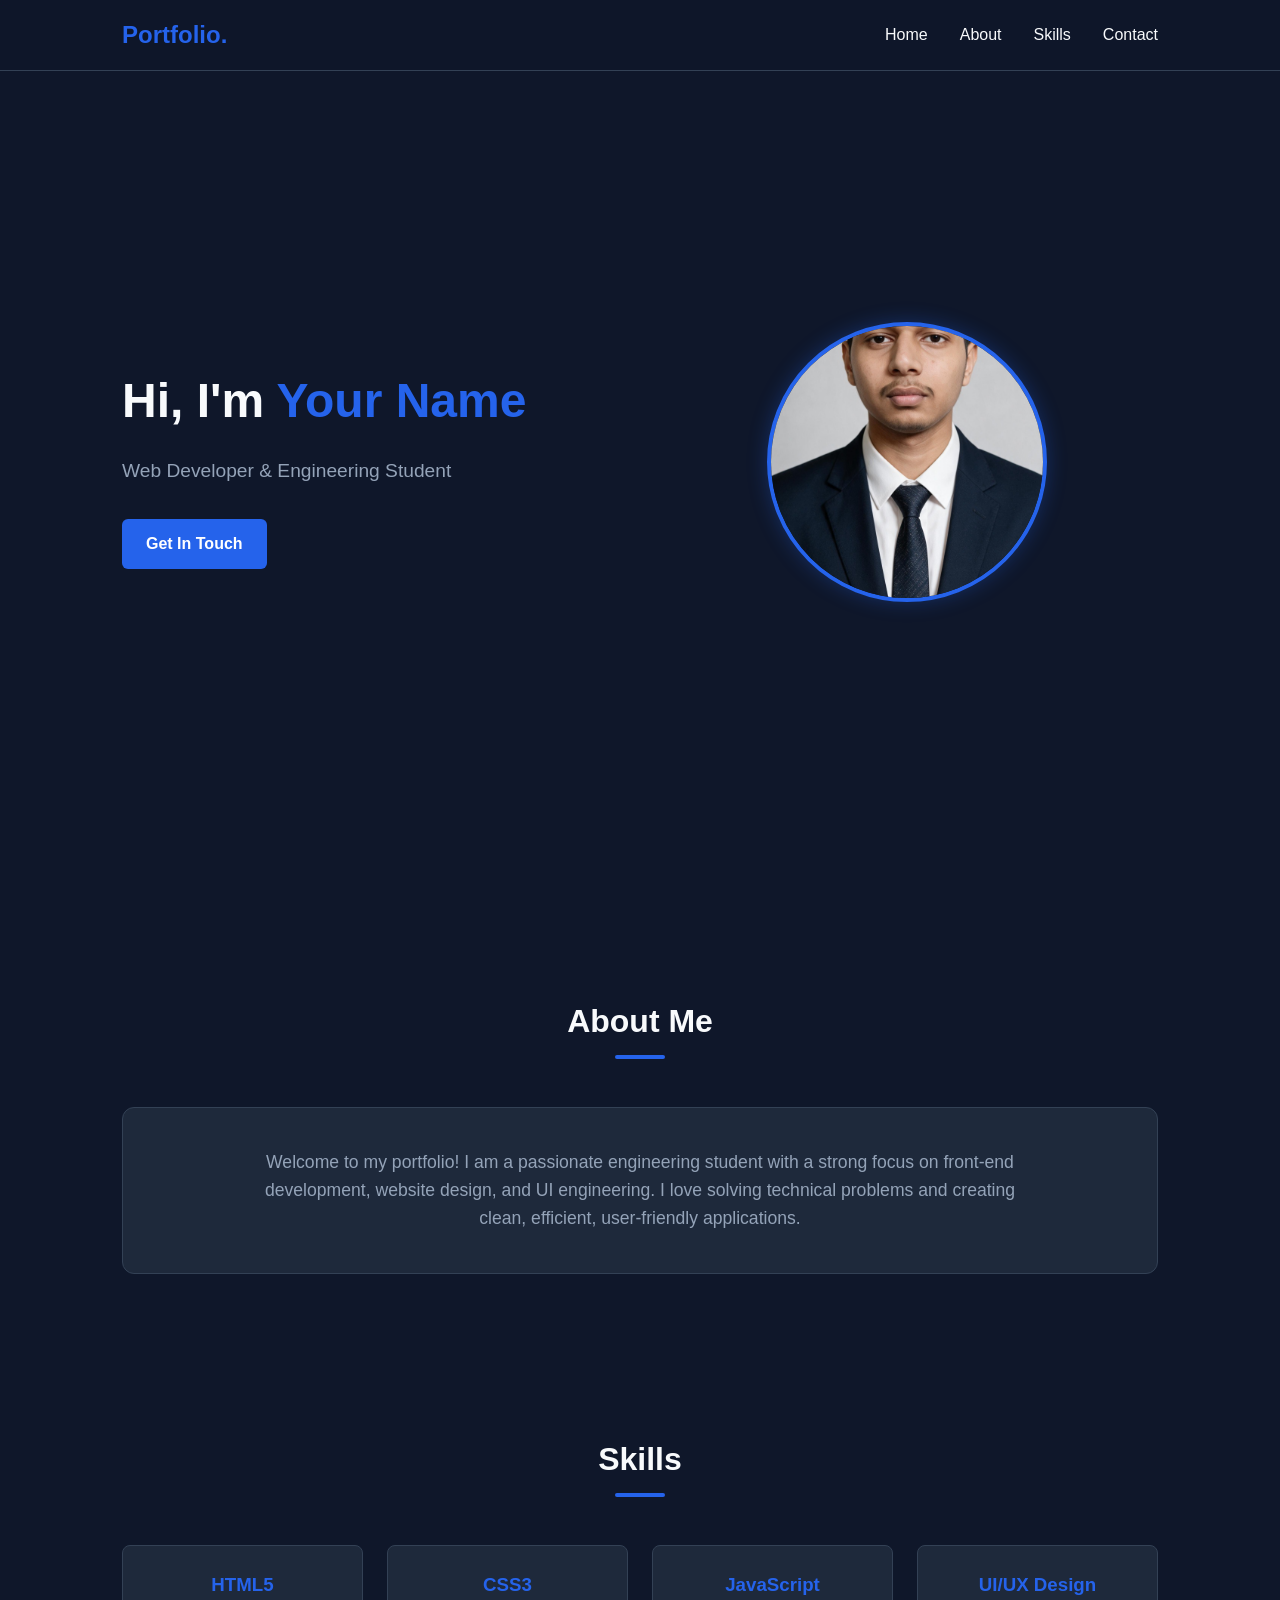
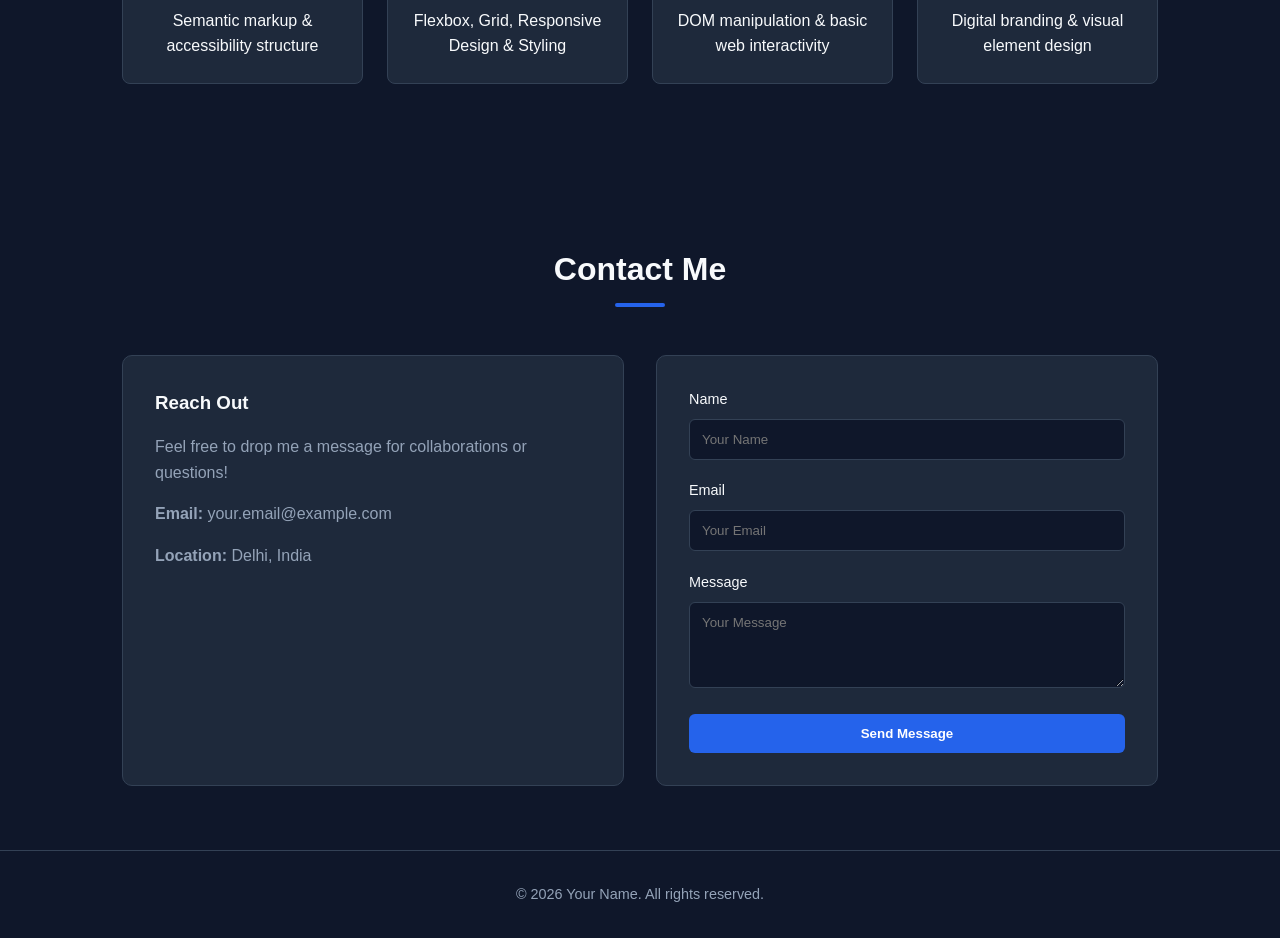
<file: index.html>
<!DOCTYPE html>
<html lang="en">
<head>
    <meta charset="UTF-8">
    <meta name="viewport" content="width=device-width, initial-scale=1.0">
    <title>My Portfolio</title>
    <style>
        /* CSS RESET & VARIABLES */
        * {
            margin: 0;
            padding: 0;
            box-sizing: border-box;
            font-family: 'Segoe UI', Tahoma, Geneva, Verdana, sans-serif;
        }

        :root {
            --primary-color: #2563eb;
            --secondary-color: #1e40af;
            --bg-dark: #0f172a;
            --bg-card: #1e293b;
            --text-light: #f8fafc;
            --text-gray: #94a3b8;
        }

        body {
            background-color: var(--bg-dark);
            color: var(--text-light);
            line-height: 1.6;
        }

        /* NAVIGATION */
        header {
            position: fixed;
            top: 0;
            width: 100%;
            background-color: rgba(15, 23, 42, 0.9);
            backdrop-filter: blur(8px);
            z-index: 1000;
            border-bottom: 1px solid #334155;
        }

        nav {
            display: flex;
            justify-content: space-between;
            align-items: center;
            max-width: 1100px;
            margin: 0 auto;
            padding: 1rem 2rem;
        }

        .logo {
            font-size: 1.5rem;
            font-weight: bold;
            color: var(--primary-color);
        }

        .nav-links {
            display: flex;
            list-style: none;
            gap: 2rem;
        }

        .nav-links a {
            color: var(--text-light);
            text-decoration: none;
            transition: color 0.3s;
        }

        .nav-links a:hover {
            color: var(--primary-color);
        }

        /* SECTIONS COMMON STYLES */
        section {
            padding: 6rem 2rem 4rem;
            max-width: 1100px;
            margin: 0 auto;
        }

        .section-title {
            text-align: center;
            font-size: 2rem;
            margin-bottom: 3rem;
            position: relative;
        }

        .section-title::after {
            content: '';
            display: block;
            width: 50px;
            height: 4px;
            background: var(--primary-color);
            margin: 0.5rem auto 0;
            border-radius: 2px;
        }

        /* HERO SECTION */
        #hero {
            display: flex;
            align-items: center;
            justify-content: space-between;
            min-height: 100vh;
            gap: 2rem;
        }

        .hero-content {
            flex: 1;
        }

        .hero-content h1 {
            font-size: 3rem;
            margin-bottom: 1rem;
        }

        .hero-content h1 span {
            color: var(--primary-color);
        }

        .hero-content p {
            color: var(--text-gray);
            font-size: 1.2rem;
            margin-bottom: 2rem;
        }

        .btn {
            display: inline-block;
            background-color: var(--primary-color);
            color: white;
            padding: 0.75rem 1.5rem;
            border-radius: 6px;
            text-decoration: none;
            font-weight: bold;
            transition: background 0.3s;
        }

        .btn:hover {
            background-color: var(--secondary-color);
        }

        .hero-image {
            flex: 1;
            text-align: center;
        }

        .profile-img {
            width: 280px;
            height: 280px;
            border-radius: 50%;
            object-fit: cover;
            border: 4px solid var(--primary-color);
            box-shadow: 0 0 20px rgba(37, 99, 235, 0.3);
        }

        /* ABOUT SECTION */
        .about-card {
            background-color: var(--bg-card);
            padding: 2.5rem;
            border-radius: 12px;
            border: 1px solid #334155;
            text-align: center;
        }

        .about-card p {
            color: var(--text-gray);
            font-size: 1.1rem;
            max-width: 800px;
            margin: 0 auto;
        }

        /* SKILLS SECTION */
        .skills-grid {
            display: grid;
            grid-template-columns: repeat(auto-fit, minmax(220px, 1fr));
            gap: 1.5rem;
        }

        .skill-card {
            background-color: var(--bg-card);
            padding: 1.5rem;
            border-radius: 8px;
            border: 1px solid #334155;
            text-align: center;
            transition: transform 0.3s;
        }

        .skill-card:hover {
            transform: translateY(-5px);
        }

        .skill-card h3 {
            margin-bottom: 0.5rem;
            color: var(--primary-color);
        }

        /* CONTACT SECTION */
        .contact-container {
            display: grid;
            grid-template-columns: repeat(auto-fit, minmax(300px, 1fr));
            gap: 2rem;
        }

        .contact-info, .contact-form {
            background-color: var(--bg-card);
            padding: 2rem;
            border-radius: 10px;
            border: 1px solid #334155;
        }

        .contact-info p {
            margin-bottom: 1rem;
            color: var(--text-gray);
        }

        .form-group {
            margin-bottom: 1.2rem;
        }

        .form-group label {
            display: block;
            margin-bottom: 0.5rem;
            font-size: 0.9rem;
        }

        .form-group input, .form-group textarea {
            width: 100%;
            padding: 0.75rem;
            border-radius: 6px;
            border: 1px solid #334155;
            background-color: var(--bg-dark);
            color: var(--text-light);
            outline: none;
        }

        .form-group input:focus, .form-group textarea:focus {
            border-color: var(--primary-color);
        }

        /* FOOTER */
        footer {
            text-align: center;
            padding: 2rem;
            border-top: 1px solid #334155;
            color: var(--text-gray);
            font-size: 0.9rem;
        }

        /* RESPONSIVE DESIGN */
        @media (max-width: 768px) {
            #hero {
                flex-direction: column-reverse;
                text-align: center;
                padding-top: 7rem;
            }

            .hero-content h1 {
                font-size: 2.2rem;
            }

            .nav-links {
                gap: 1rem;
            }
        }
    </style>
</head>
<body>

    <!-- NAVIGATION BAR -->
    <header>
        <nav>
            <div class="logo">Portfolio.</div>
            <ul class="nav-links">
                <li><a href="#hero">Home</a></li>
                <li><a href="#about">About</a></li>
                <li><a href="#skills">Skills</a></li>
                <li><a href="#contact">Contact</a></li>
            </ul>
        </nav>
    </header>

    <!-- HERO SECTION -->
    <section id="hero">
        <div class="hero-content">
            <h1>Hi, I'm <span>Your Name</span></h1>
            <p>Web Developer & Engineering Student</p>
            <a href="#contact" class="btn">Get In Touch</a>
        </div>
        <div class="hero-image">
            <img src="WhatsApp Image 2026-08-17 at 00.53.32.jpeg" alt="Profile Picture" class="profile-img">
        </div>
    </section>

    <!-- ABOUT ME SECTION -->
    <section id="about">
        <h2 class="section-title">About Me</h2>
        <div class="about-card">
            <p>
                Welcome to my portfolio! I am a passionate engineering student with a strong focus on front-end development, website design, and UI engineering. I love solving technical problems and creating clean, efficient, user-friendly applications.
            </p>
        </div>
    </section>

    <!-- SKILLS SECTION -->
    <section id="skills">
        <h2 class="section-title">Skills</h2>
        <div class="skills-grid">
            <div class="skill-card">
                <h3>HTML5</h3>
                <p>Semantic markup & accessibility structure</p>
            </div>
            <div class="skill-card">
                <h3>CSS3</h3>
                <p>Flexbox, Grid, Responsive Design & Styling</p>
            </div>
            <div class="skill-card">
                <h3>JavaScript</h3>
                <p>DOM manipulation & basic web interactivity</p>
            </div>
            <div class="skill-card">
                <h3>UI/UX Design</h3>
                <p>Digital branding & visual element design</p>
            </div>
        </div>
    </section>

    <!-- CONTACT SECTION -->
    <section id="contact">
        <h2 class="section-title">Contact Me</h2>
        <div class="contact-container">
            <div class="contact-info">
                <h3>Reach Out</h3>
                <p style="margin-top: 1rem;">Feel free to drop me a message for collaborations or questions!</p>
                <p><strong>Email:</strong> your.email@example.com</p>
                <p><strong>Location:</strong> Delhi, India</p>
            </div>
            <div class="contact-form">
                <form action="#" method="post" onsubmit="event.preventDefault(); alert('Message sent successfully!');">
                    <div class="form-group">
                        <label for="name">Name</label>
                        <input type="text" id="name" placeholder="Your Name" required>
                    </div>
                    <div class="form-group">
                        <label for="email">Email</label>
                        <input type="email" id="email" placeholder="Your Email" required>
                    </div>
                    <div class="form-group">
                        <label for="message">Message</label>
                        <textarea id="message" rows="4" placeholder="Your Message" required></textarea>
                    </div>
                    <button type="submit" class="btn" style="width: 100%; border: none; cursor: pointer;">Send Message</button>
                </form>
            </div>
        </div>
    </section>

    <!-- FOOTER -->
    <footer>
        <p>&copy; 2026 Your Name. All rights reserved.</p>
    </footer>

</body>
</html>
</file>
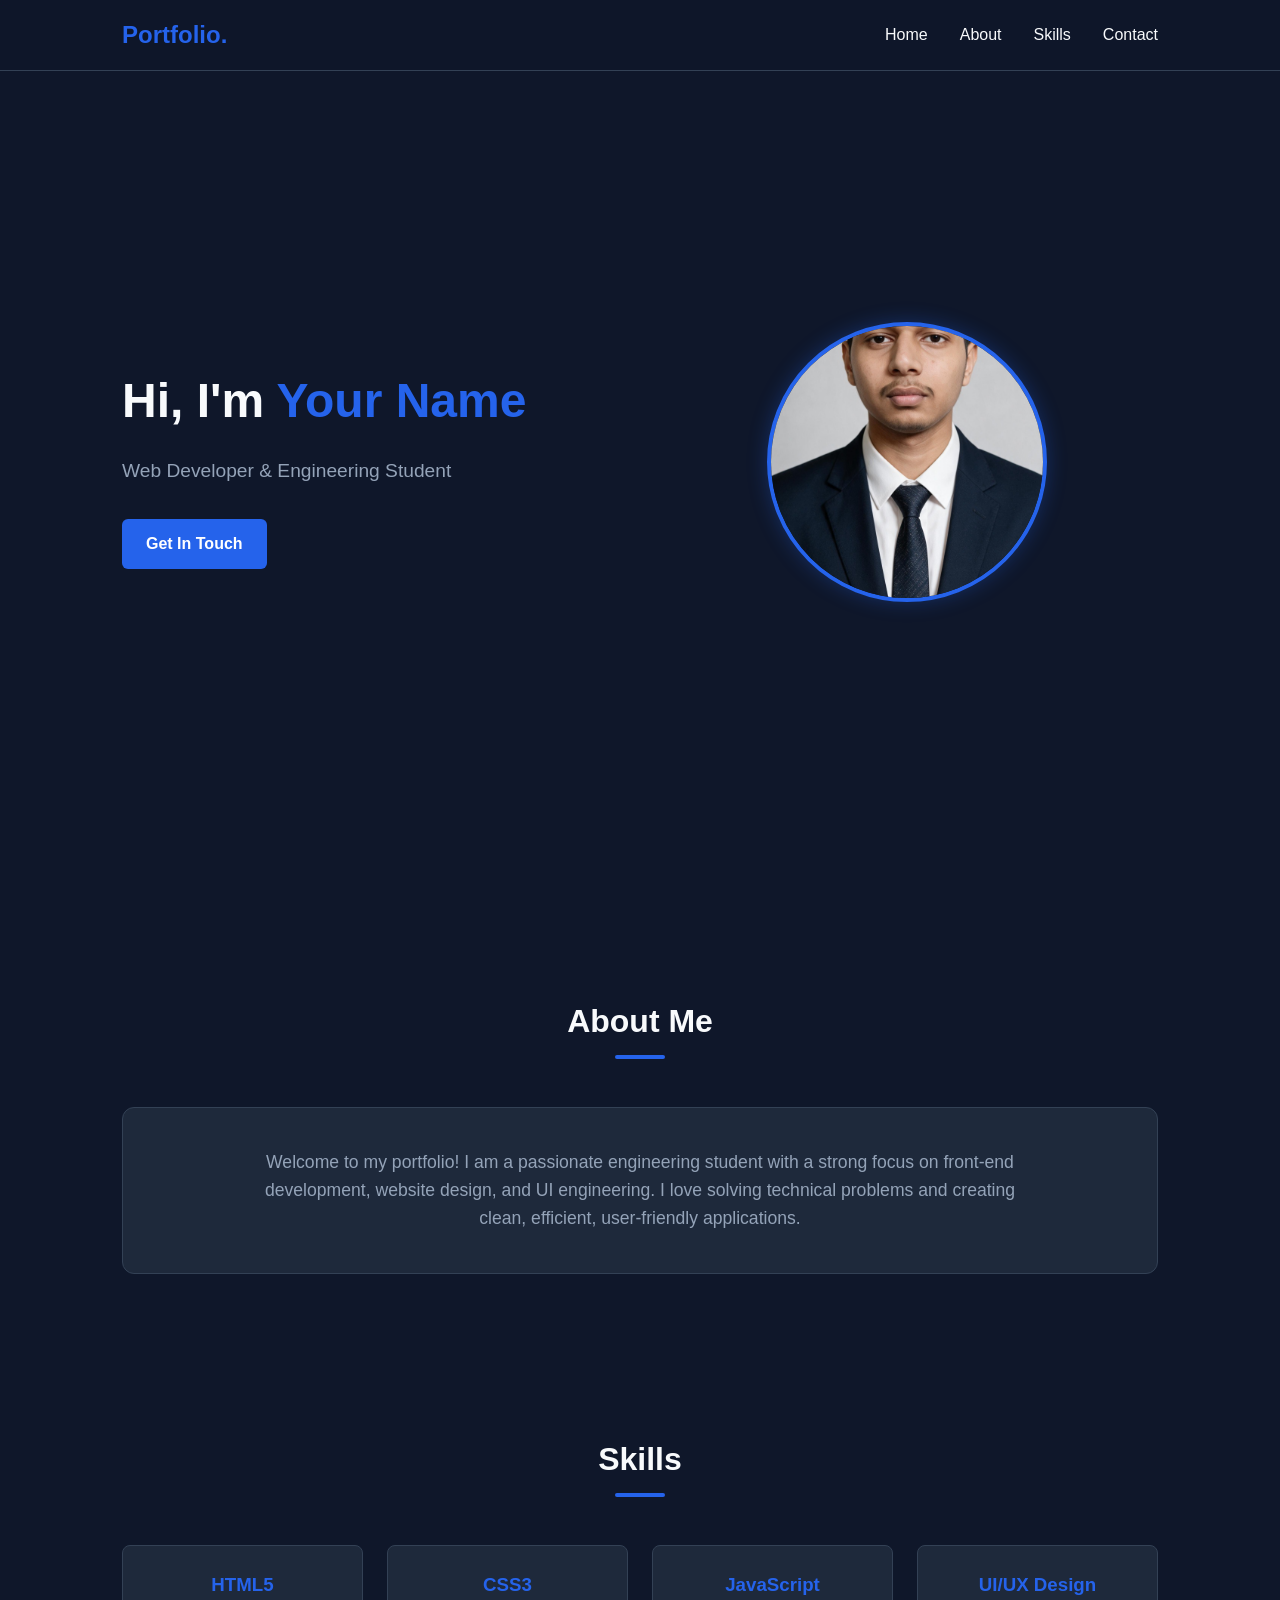
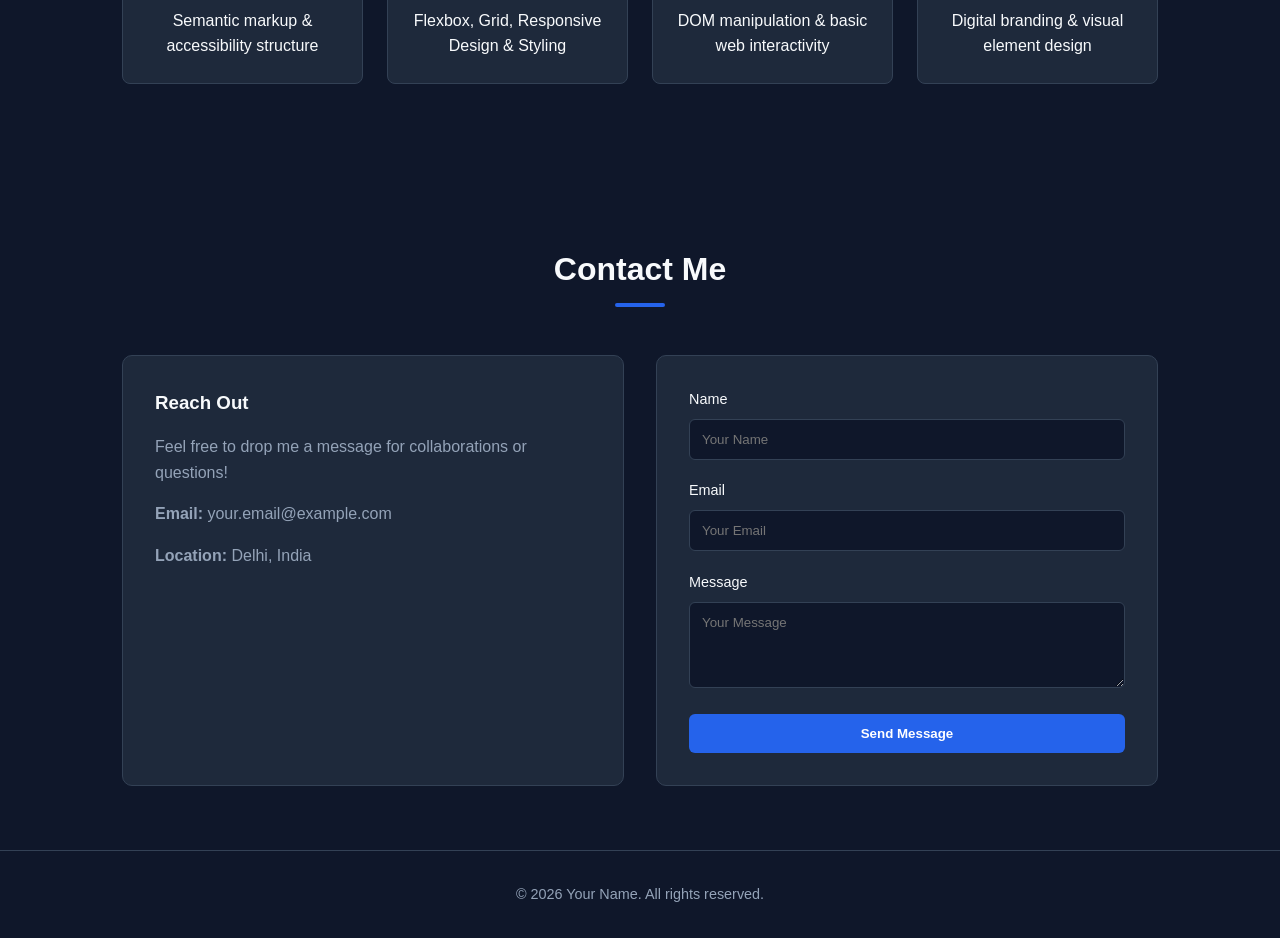
<file: task1/index.html>
<!DOCTYPE html>
<html lang="en">
<head>
    <meta charset="UTF-8">
    <meta name="viewport" content="width=device-width, initial-scale=1.0">
    <title>My Portfolio</title>
    <style>
        /* CSS RESET & VARIABLES */
        * {
            margin: 0;
            padding: 0;
            box-sizing: border-box;
            font-family: 'Segoe UI', Tahoma, Geneva, Verdana, sans-serif;
        }
        :root {
            --primary-color: #2563eb;
            --secondary-color: #1e40af;
            --bg-dark: #0f172a;
            --bg-card: #1e293b;
            --text-light: #f8fafc;
            --text-gray: #94a3b8;
        }
        body {
            background-color: var(--bg-dark);
            color: var(--text-light);
            line-height: 1.6;
        }
        /* NAVIGATION */
        header {
            position: fixed;
            top: 0;
            width: 100%;
            background-color: rgba(15, 23, 42, 0.9);
            backdrop-filter: blur(8px);
            z-index: 1000;
            border-bottom: 1px solid #334155;
        }

        nav {
            display: flex;
            justify-content: space-between;
            align-items: center;
            max-width: 1100px;
            margin: 0 auto;
            padding: 1rem 2rem;
        }

        .logo {
            font-size: 1.5rem;
            font-weight: bold;
            color: var(--primary-color);
        }

        .nav-links {
            display: flex;
            list-style: none;
            gap: 2rem;
        }

        .nav-links a {
            color: var(--text-light);
            text-decoration: none;
            transition: color 0.3s;
        }

        .nav-links a:hover {
            color: var(--primary-color);
        }

        /* SECTIONS COMMON STYLES */
        section {
            padding: 6rem 2rem 4rem;
            max-width: 1100px;
            margin: 0 auto;
        }

        .section-title {
            text-align: center;
            font-size: 2rem;
            margin-bottom: 3rem;
            position: relative;
        }

        .section-title::after {
            content: '';
            display: block;
            width: 50px;
            height: 4px;
            background: var(--primary-color);
            margin: 0.5rem auto 0;
            border-radius: 2px;
        }

        /* HERO SECTION */
        #hero {
            display: flex;
            align-items: center;
            justify-content: space-between;
            min-height: 100vh;
            gap: 2rem;
        }

        .hero-content {
            flex: 1;
        }

        .hero-content h1 {
            font-size: 3rem;
            margin-bottom: 1rem;
        }

        .hero-content h1 span {
            color: var(--primary-color);
        }

        .hero-content p {
            color: var(--text-gray);
            font-size: 1.2rem;
            margin-bottom: 2rem;
        }

        .btn {
            display: inline-block;
            background-color: var(--primary-color);
            color: white;
            padding: 0.75rem 1.5rem;
            border-radius: 6px;
            text-decoration: none;
            font-weight: bold;
            transition: background 0.3s;
        }

        .btn:hover {
            background-color: var(--secondary-color);
        }

        .hero-image {
            flex: 1;
            text-align: center;
        }

        .profile-img {
            width: 280px;
            height: 280px;
            border-radius: 50%;
            object-fit: cover;
            border: 4px solid var(--primary-color);
            box-shadow: 0 0 20px rgba(37, 99, 235, 0.3);
        }

        /* ABOUT SECTION */
        .about-card {
            background-color: var(--bg-card);
            padding: 2.5rem;
            border-radius: 12px;
            border: 1px solid #334155;
            text-align: center;
        }

        .about-card p {
            color: var(--text-gray);
            font-size: 1.1rem;
            max-width: 800px;
            margin: 0 auto;
        }

        /* SKILLS SECTION */
        .skills-grid {
            display: grid;
            grid-template-columns: repeat(auto-fit, minmax(220px, 1fr));
            gap: 1.5rem;
        }

        .skill-card {
            background-color: var(--bg-card);
            padding: 1.5rem;
            border-radius: 8px;
            border: 1px solid #334155;
            text-align: center;
            transition: transform 0.3s;
        }

        .skill-card:hover {
            transform: translateY(-5px);
        }

        .skill-card h3 {
            margin-bottom: 0.5rem;
            color: var(--primary-color);
        }

        /* CONTACT SECTION */
        .contact-container {
            display: grid;
            grid-template-columns: repeat(auto-fit, minmax(300px, 1fr));
            gap: 2rem;
        }

        .contact-info, .contact-form {
            background-color: var(--bg-card);
            padding: 2rem;
            border-radius: 10px;
            border: 1px solid #334155;
        }

        .contact-info p {
            margin-bottom: 1rem;
            color: var(--text-gray);
        }

        .form-group {
            margin-bottom: 1.2rem;
        }

        .form-group label {
            display: block;
            margin-bottom: 0.5rem;
            font-size: 0.9rem;
        }

        .form-group input, .form-group textarea {
            width: 100%;
            padding: 0.75rem;
            border-radius: 6px;
            border: 1px solid #334155;
            background-color: var(--bg-dark);
            color: var(--text-light);
            outline: none;
        }

        .form-group input:focus, .form-group textarea:focus {
            border-color: var(--primary-color);
        }

        /* FOOTER */
        footer {
            text-align: center;
            padding: 2rem;
            border-top: 1px solid #334155;
            color: var(--text-gray);
            font-size: 0.9rem;
        }

        /* RESPONSIVE DESIGN */
        @media (max-width: 768px) {
            #hero {
                flex-direction: column-reverse;
                text-align: center;
                padding-top: 7rem;
            }

            .hero-content h1 {
                font-size: 2.2rem;
            }

            .nav-links {
                gap: 1rem;
            }
        }
    </style>
</head>
<body>

    <!-- NAVIGATION BAR -->
    <header>
        <nav>
            <div class="logo">Portfolio.</div>
            <ul class="nav-links">
                <li><a href="#hero">Home</a></li>
                <li><a href="#about">About</a></li>
                <li><a href="#skills">Skills</a></li>
                <li><a href="#contact">Contact</a></li>
            </ul>
        </nav>
    </header>

    <!-- HERO SECTION -->
    <section id="hero">
        <div class="hero-content">
            <h1>Hi, I'm <span>Your Name</span></h1>
            <p>Web Developer & Engineering Student</p>
            <a href="#contact" class="btn">Get In Touch</a>
        </div>
        <div class="hero-image">
            <img src="WhatsApp Image 2026-08-17 at 00.53.32.jpeg" alt="Profile Picture" class="profile-img">
        </div>
    </section>

    <!-- ABOUT ME SECTION -->
    <section id="about">
        <h2 class="section-title">About Me</h2>
        <div class="about-card">
            <p>
                Welcome to my portfolio! I am a passionate engineering student with a strong focus on front-end development, website design, and UI engineering. I love solving technical problems and creating clean, efficient, user-friendly applications.
            </p>
        </div>
    </section>

    <!-- SKILLS SECTION -->
    <section id="skills">
        <h2 class="section-title">Skills</h2>
        <div class="skills-grid">
            <div class="skill-card">
                <h3>HTML5</h3>
                <p>Semantic markup & accessibility structure</p>
            </div>
            <div class="skill-card">
                <h3>CSS3</h3>
                <p>Flexbox, Grid, Responsive Design & Styling</p>
            </div>
            <div class="skill-card">
                <h3>JavaScript</h3>
                <p>DOM manipulation & basic web interactivity</p>
            </div>
            <div class="skill-card">
                <h3>UI/UX Design</h3>
                <p>Digital branding & visual element design</p>
            </div>
        </div>
    </section>

    <!-- CONTACT SECTION -->
    <section id="contact">
        <h2 class="section-title">Contact Me</h2>
        <div class="contact-container">
            <div class="contact-info">
                <h3>Reach Out</h3>
                <p style="margin-top: 1rem;">Feel free to drop me a message for collaborations or questions!</p>
                <p><strong>Email:</strong> your.email@example.com</p>
                <p><strong>Location:</strong> Delhi, India</p>
            </div>
            <div class="contact-form">
                <form action="#" method="post" onsubmit="event.preventDefault(); alert('Message sent successfully!');">
                    <div class="form-group">
                        <label for="name">Name</label>
                        <input type="text" id="name" placeholder="Your Name" required>
                    </div>
                    <div class="form-group">
                        <label for="email">Email</label>
                        <input type="email" id="email" placeholder="Your Email" required>
                    </div>
                    <div class="form-group">
                        <label for="message">Message</label>
                        <textarea id="message" rows="4" placeholder="Your Message" required></textarea>
                    </div>
                    <button type="submit" class="btn" style="width: 100%; border: none; cursor: pointer;">Send Message</button>
                </form>
            </div>
        </div>
    </section>

    <!-- FOOTER -->
    <footer>
        <p>&copy; 2026 Your Name. All rights reserved.</p>
    </footer>

</body>
</html>
</file>
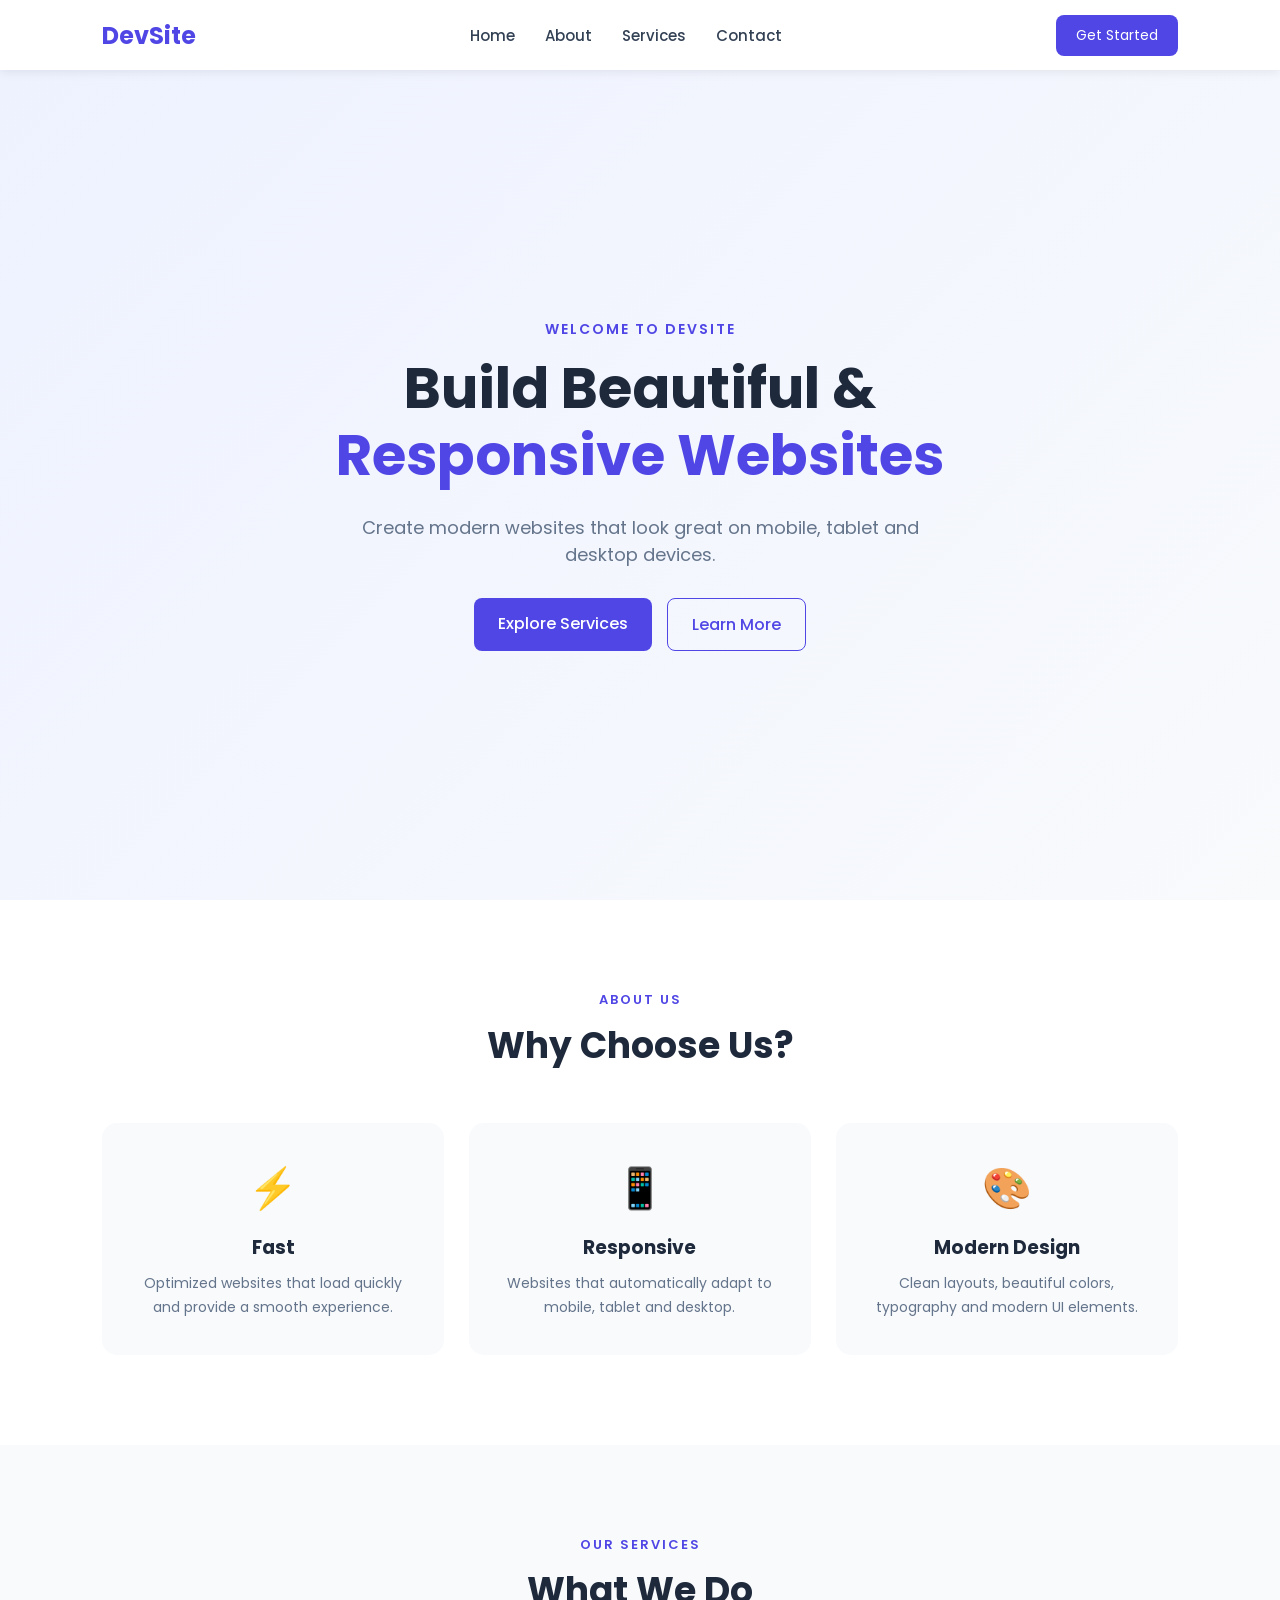
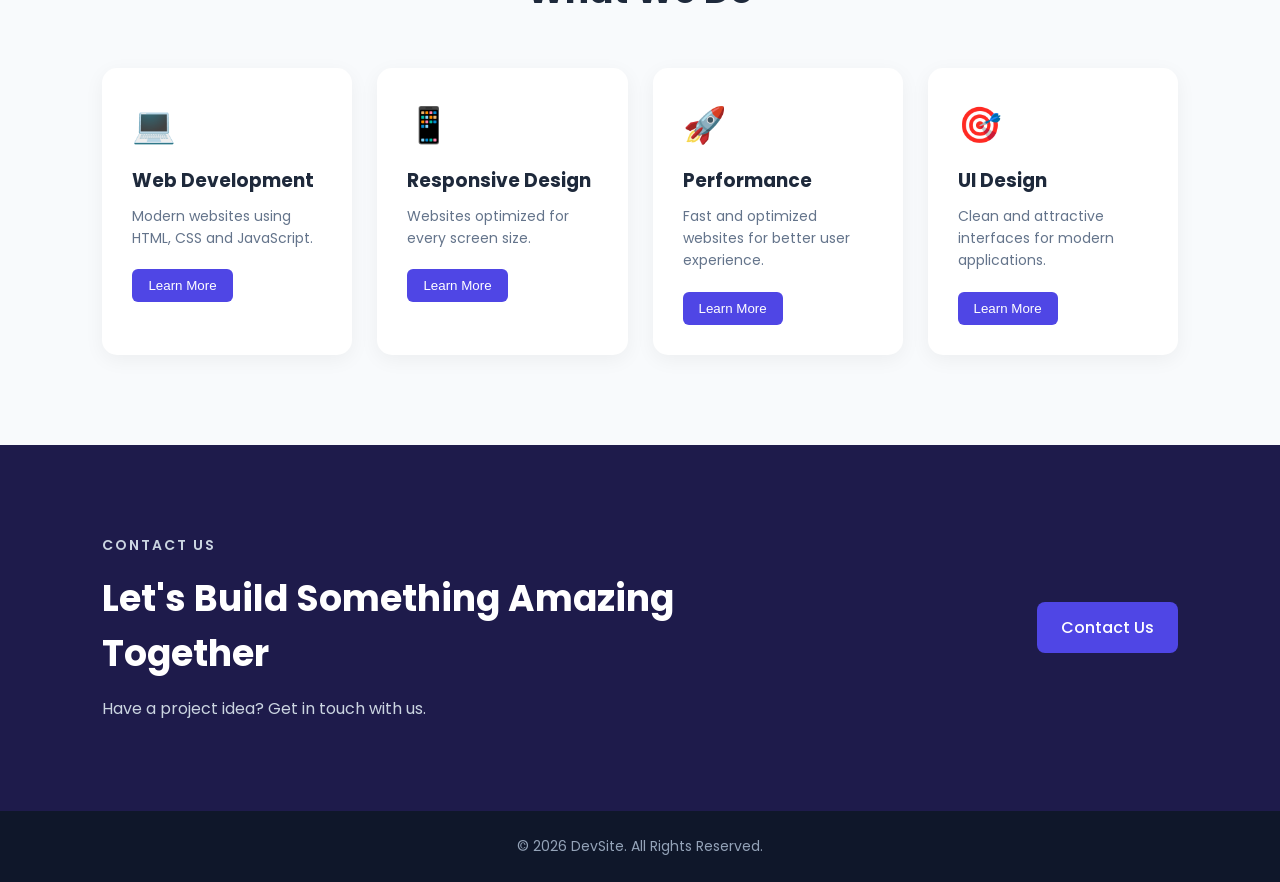
<file: task2/index.html>
<!DOCTYPE html>
<html lang="en">
<head>
    <meta charset="UTF-8">
    <meta name="viewport" content="width=device-width, initial-scale=1.0">

    <title>Responsive Website</title>

    <!-- Google Font -->
    <link rel="preconnect" href="https://fonts.googleapis.com">
    <link rel="preconnect" href="https://fonts.gstatic.com" crossorigin>
    <link href="https://fonts.googleapis.com/css2?family=Poppins:wght@400;500;600;700&display=swap" rel="stylesheet">

    <!-- CSS -->
    <link rel="stylesheet" href="style.css">
</head>

<body>

    <!-- ================= NAVBAR ================= -->

    <header class="navbar">

        <div class="logo">
            DevSite
        </div>

        <nav>
            <ul class="nav-links">
                <li><a href="#home">Home</a></li>
                <li><a href="#about">About</a></li>
                <li><a href="#services">Services</a></li>
                <li><a href="#contact">Contact</a></li>
            </ul>
        </nav>

        <a href="#contact" class="nav-button">
            Get Started
        </a>

    </header>


    <!-- ================= HERO ================= -->

    <section id="home" class="hero">

        <div class="hero-content">

            <p class="small-title">WELCOME TO DEVSITE</p>

            <h1>
                Build Beautiful &
                <span>Responsive Websites</span>
            </h1>

            <p class="hero-text">
                Create modern websites that look great on
                mobile, tablet and desktop devices.
            </p>

            <div class="hero-buttons">
                <a href="#services" class="primary-btn">
                    Explore Services
                </a>

                <a href="#about" class="secondary-btn">
                    Learn More
                </a>
            </div>

        </div>

    </section>


    <!-- ================= ABOUT ================= -->

    <section id="about" class="about">

        <div class="section-heading">
            <p>ABOUT US</p>
            <h2>Why Choose Us?</h2>
        </div>

        <div class="about-container">

            <div class="about-card">
                <div class="icon">⚡</div>

                <h3>Fast</h3>

                <p>
                    Optimized websites that load quickly
                    and provide a smooth experience.
                </p>
            </div>


            <div class="about-card">
                <div class="icon">📱</div>

                <h3>Responsive</h3>

                <p>
                    Websites that automatically adapt
                    to mobile, tablet and desktop.
                </p>
            </div>


            <div class="about-card">
                <div class="icon">🎨</div>

                <h3>Modern Design</h3>

                <p>
                    Clean layouts, beautiful colors,
                    typography and modern UI elements.
                </p>
            </div>

        </div>

    </section>


    <!-- ================= SERVICES ================= -->

    <section id="services" class="services">

        <div class="section-heading">
            <p>OUR SERVICES</p>
            <h2>What We Do</h2>
        </div>

        <!-- CSS GRID -->

        <div class="services-grid">

            <div class="service-card">
                <div class="service-icon">💻</div>
                <h3>Web Development</h3>
                <p>
                    Modern websites using HTML, CSS
                    and JavaScript.
                </p>
                <button>Learn More</button>
            </div>


            <div class="service-card">
                <div class="service-icon">📱</div>
                <h3>Responsive Design</h3>
                <p>
                    Websites optimized for every
                    screen size.
                </p>
                <button>Learn More</button>
            </div>


            <div class="service-card">
                <div class="service-icon">🚀</div>
                <h3>Performance</h3>
                <p>
                    Fast and optimized websites
                    for better user experience.
                </p>
                <button>Learn More</button>
            </div>


            <div class="service-card">
                <div class="service-icon">🎯</div>
                <h3>UI Design</h3>
                <p>
                    Clean and attractive interfaces
                    for modern applications.
                </p>
                <button>Learn More</button>
            </div>

        </div>

    </section>


    <!-- ================= CONTACT ================= -->

    <section id="contact" class="contact">

        <div class="contact-container">

            <div>
                <p class="small-title">CONTACT US</p>

                <h2>
                    Let's Build Something
                    Amazing Together
                </h2>

                <p>
                    Have a project idea?
                    Get in touch with us.
                </p>
            </div>

            <a href="mailto:example@gmail.com" class="primary-btn">
                Contact Us
            </a>

        </div>

    </section>


    <!-- ================= FOOTER ================= -->

    <footer>

        <p>
            © 2026 DevSite. All Rights Reserved.
        </p>

    </footer>

</body>
</html>
</file>
<file: task2/style.css>
/* =========================
   RESET
========================= */

* {
    margin: 0;
    padding: 0;
    box-sizing: border-box;
}

html {
    scroll-behavior: smooth;
}

body {
    font-family: "Poppins", sans-serif;
    background: #f8fafc;
    color: #1e293b;
}


/* =========================
   NAVBAR
========================= */

.navbar {
    height: 70px;

    display: flex;
    align-items: center;
    justify-content: space-between;

    padding: 0 8%;

    background: white;

    position: sticky;
    top: 0;

    z-index: 1000;

    box-shadow: 0 2px 10px rgba(0, 0, 0, 0.08);
}

.logo {
    font-size: 24px;
    font-weight: 700;
    color: #4f46e5;
}


/* Flexbox */

.nav-links {
    display: flex;
    gap: 30px;

    list-style: none;
}

.nav-links a {
    text-decoration: none;
    color: #334155;

    font-size: 15px;
    font-weight: 500;

    transition: 0.3s;
}

.nav-links a:hover {
    color: #4f46e5;
}


.nav-button {
    text-decoration: none;

    background: #4f46e5;
    color: white;

    padding: 10px 20px;

    border-radius: 8px;

    font-size: 14px;

    transition: 0.3s;
}

.nav-button:hover {
    background: #3730a3;
}


/* =========================
   HERO
========================= */

.hero {
    min-height: calc(100vh - 70px);

    display: flex;
    align-items: center;
    justify-content: center;

    text-align: center;

    padding: 80px 8%;

    background:
        linear-gradient(
            135deg,
            #eef2ff,
            #f8fafc
        );
}

.hero-content {
    max-width: 800px;
}

.small-title {
    color: #4f46e5;

    font-size: 14px;

    font-weight: 600;

    letter-spacing: 2px;

    margin-bottom: 15px;
}

.hero h1 {
    font-size: 56px;

    line-height: 1.2;

    margin-bottom: 25px;
}

.hero h1 span {
    color: #4f46e5;
}

.hero-text {
    color: #64748b;

    font-size: 18px;

    max-width: 600px;

    margin: 0 auto 30px;
}


/* =========================
   BUTTONS
========================= */

.hero-buttons {
    display: flex;

    justify-content: center;

    gap: 15px;

    flex-wrap: wrap;
}

.primary-btn,
.secondary-btn {
    display: inline-block;

    padding: 13px 24px;

    border-radius: 8px;

    text-decoration: none;

    font-weight: 500;

    transition: 0.3s;
}

.primary-btn {
    background: #4f46e5;
    color: white;
}

.primary-btn:hover {
    background: #3730a3;

    transform: translateY(-2px);
}

.secondary-btn {
    border: 1px solid #4f46e5;

    color: #4f46e5;
}

.secondary-btn:hover {
    background: #4f46e5;
    color: white;
}


/* =========================
   COMMON SECTION
========================= */

section {
    padding: 90px 8%;
}

.section-heading {
    text-align: center;

    margin-bottom: 50px;
}

.section-heading p {
    color: #4f46e5;

    font-size: 13px;

    font-weight: 600;

    letter-spacing: 2px;
}

.section-heading h2 {
    font-size: 36px;

    margin-top: 8px;
}


/* =========================
   ABOUT
========================= */

.about {
    background: white;
}


/* Flexbox */

.about-container {
    display: flex;

    justify-content: center;

    gap: 25px;

    flex-wrap: wrap;
}

.about-card {
    flex: 1;

    min-width: 250px;

    max-width: 350px;

    padding: 35px;

    text-align: center;

    border-radius: 15px;

    background: #f8fafc;

    transition: 0.3s;
}

.about-card:hover {
    transform: translateY(-8px);

    box-shadow:
        0 15px 30px
        rgba(0, 0, 0, 0.08);
}

.icon {
    font-size: 40px;

    margin-bottom: 15px;
}

.about-card h3 {
    margin-bottom: 10px;
}

.about-card p {
    color: #64748b;

    font-size: 14px;

    line-height: 1.7;
}


/* =========================
   SERVICES
========================= */

.services {
    background: #f8fafc;
}


/* CSS GRID */

.services-grid {
    display: grid;

    grid-template-columns:
        repeat(4, 1fr);

    gap: 25px;
}

.service-card {
    background: white;

    padding: 30px;

    border-radius: 15px;

    box-shadow:
        0 5px 20px
        rgba(0, 0, 0, 0.05);

    transition: 0.3s;
}

.service-card:hover {
    transform: translateY(-6px);
}

.service-icon {
    font-size: 35px;

    margin-bottom: 15px;
}

.service-card h3 {
    margin-bottom: 10px;
}

.service-card p {
    color: #64748b;

    font-size: 14px;

    line-height: 1.6;

    margin-bottom: 20px;
}

.service-card button {
    border: none;

    background: #4f46e5;

    color: white;

    padding: 9px 16px;

    border-radius: 6px;

    cursor: pointer;

    transition: 0.3s;
}

.service-card button:hover {
    background: #3730a3;
}


/* =========================
   CONTACT
========================= */

.contact {
    background: #1e1b4b;

    color: white;
}

.contact-container {
    display: flex;

    align-items: center;

    justify-content: space-between;

    gap: 30px;
}

.contact h2 {
    font-size: 36px;

    max-width: 600px;

    margin-bottom: 15px;
}

.contact p {
    color: #cbd5e1;
}


/* =========================
   FOOTER
========================= */

footer {
    text-align: center;

    padding: 25px;

    background: #0f172a;

    color: #94a3b8;

    font-size: 14px;
}


/* =================================================
   TABLET
================================================= */

@media (max-width: 900px) {

    .navbar {
        padding: 0 5%;
    }

    .services-grid {
        grid-template-columns:
            repeat(2, 1fr);
    }

    .hero h1 {
        font-size: 45px;
    }

}


/* =================================================
   MOBILE
================================================= */

@media (max-width: 600px) {

    /* Navbar */

    .navbar {
        height: auto;

        padding: 20px;

        flex-direction: column;

        gap: 15px;
    }

    .nav-links {
        gap: 15px;

        flex-wrap: wrap;

        justify-content: center;
    }

    .nav-button {
        display: none;
    }


    /* Hero */

    .hero {
        padding: 70px 20px;
    }

    .hero h1 {
        font-size: 36px;
    }

    .hero-text {
        font-size: 16px;
    }


    /* Sections */

    section {
        padding: 70px 20px;
    }

    .section-heading h2 {
        font-size: 30px;
    }


    /* About */

    .about-container {
        flex-direction: column;

        align-items: center;
    }

    .about-card {
        width: 100%;
    }


    /* Services */

    .services-grid {
        grid-template-columns: 1fr;
    }


    /* Contact */

    .contact-container {
        flex-direction: column;

        align-items: flex-start;
    }

    .contact h2 {
        font-size: 30px;
    }

}
</file>
